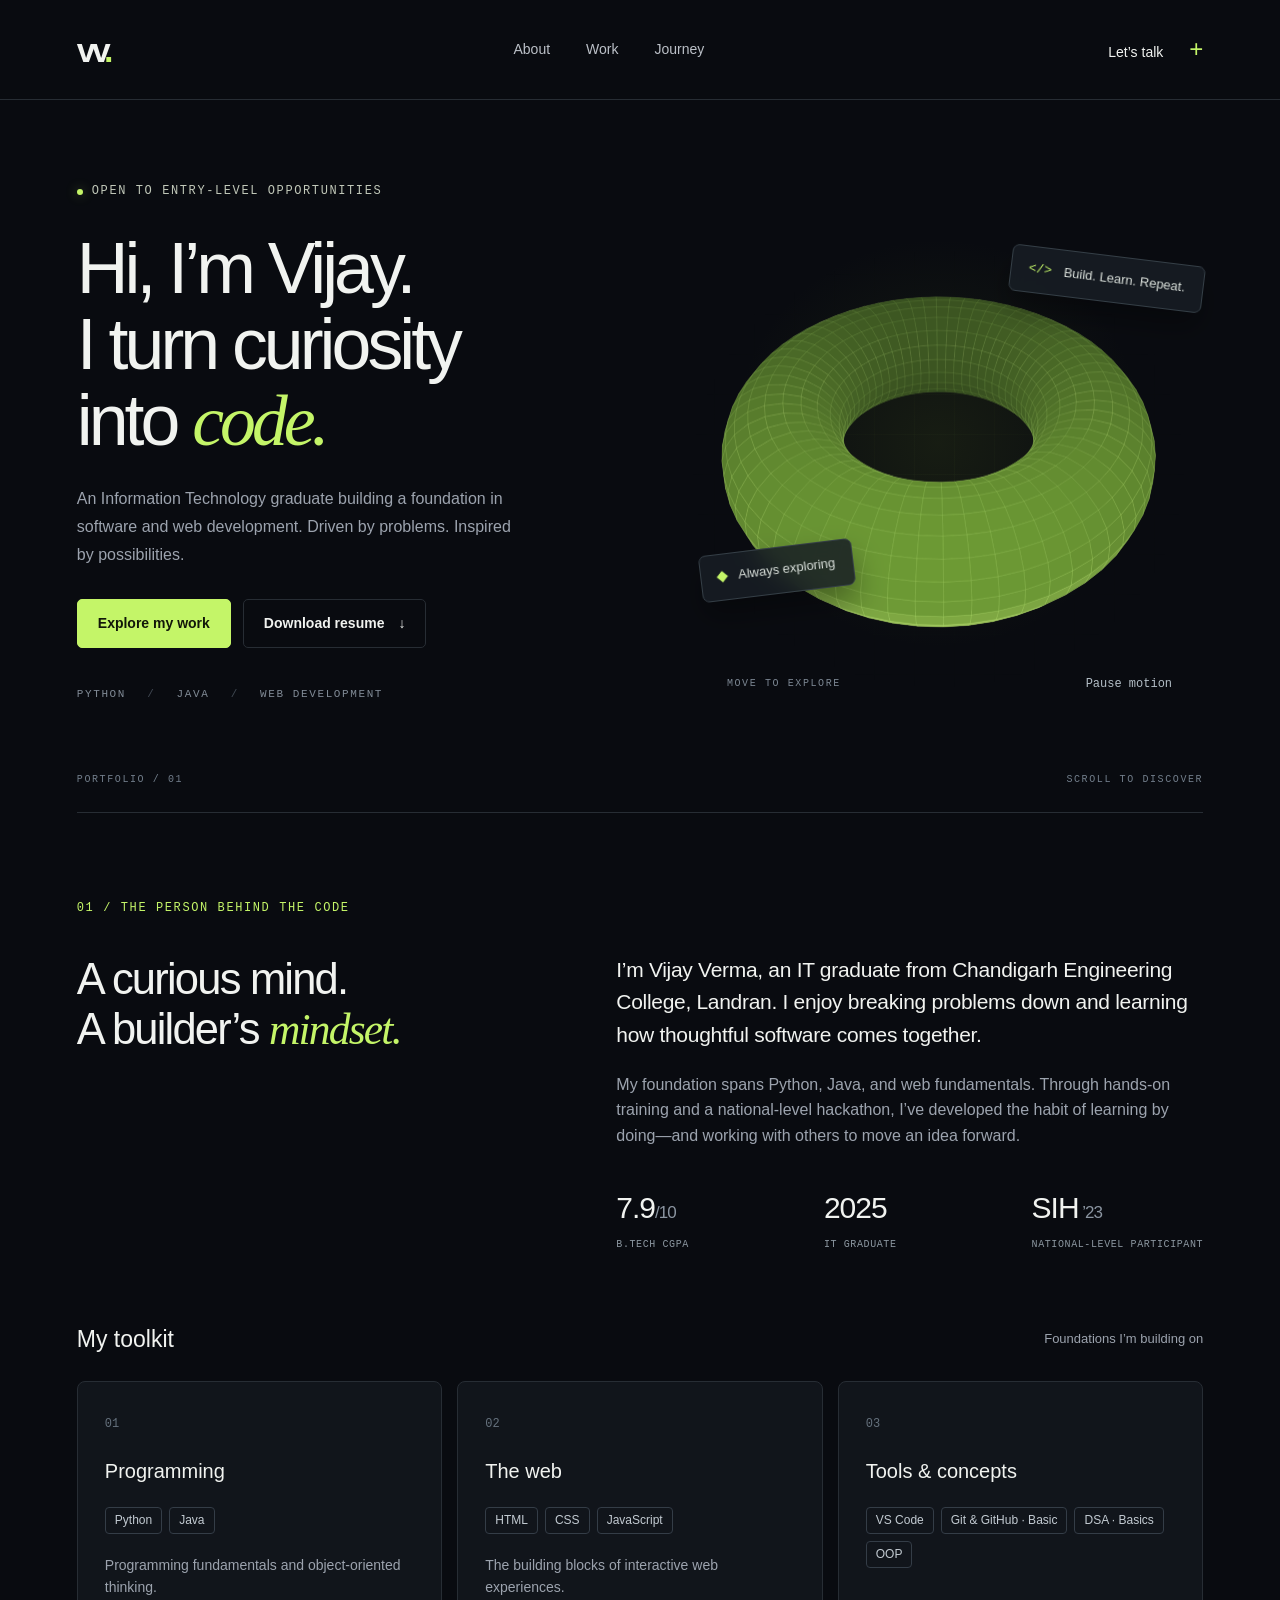
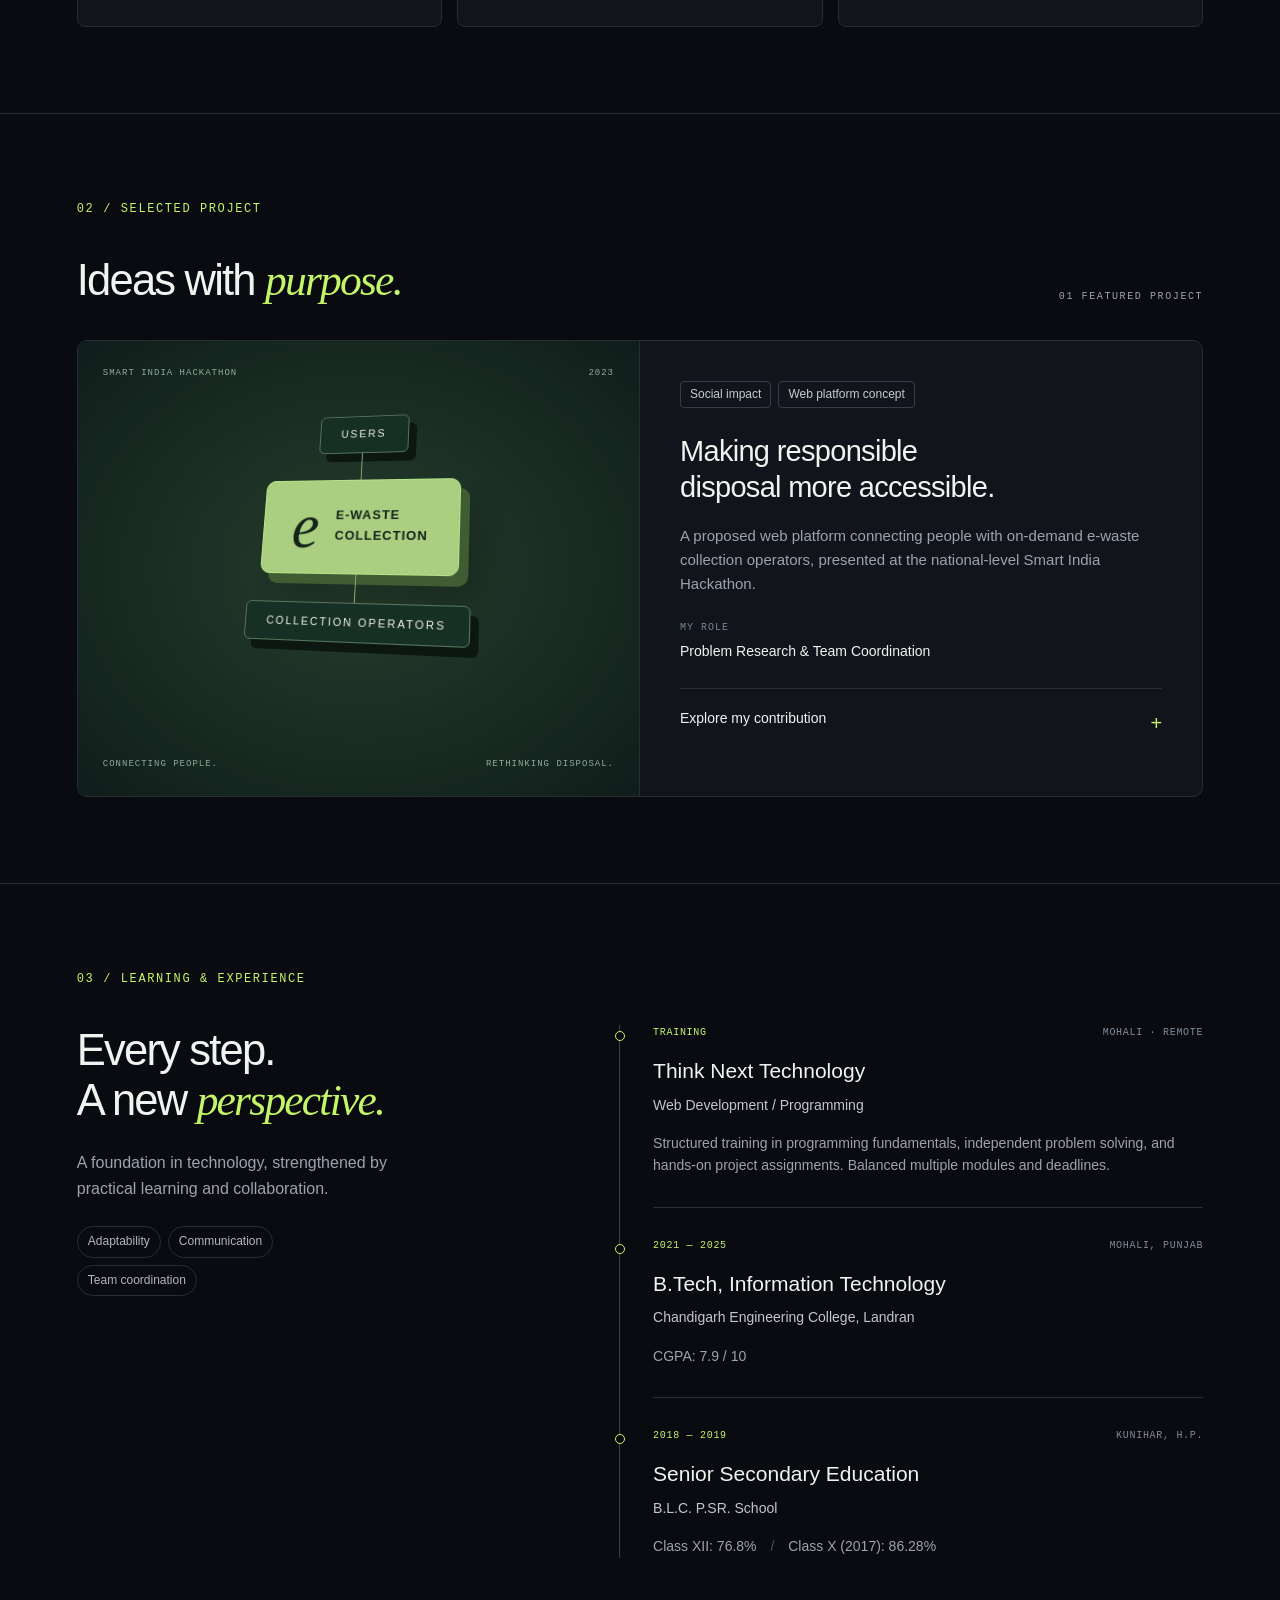
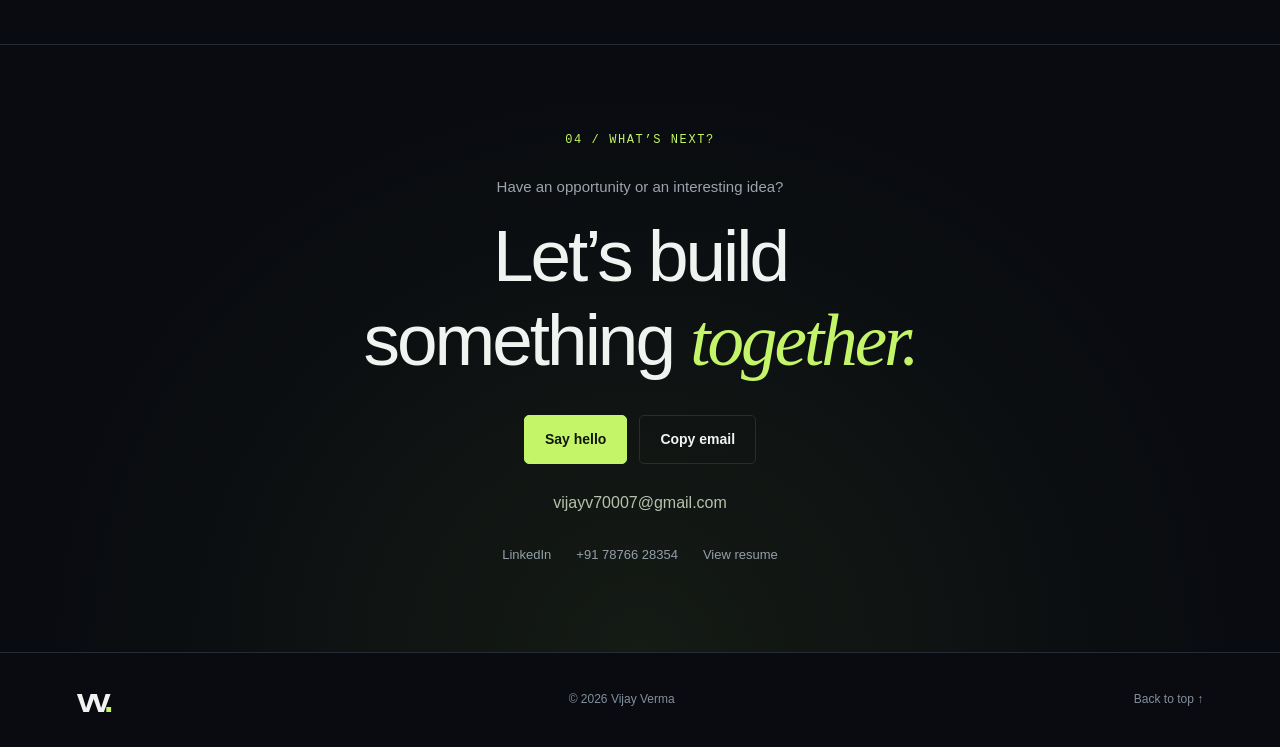
<file: resume.html>
<!doctype html>
<html lang="en"><head><meta charset="utf-8"><meta name="viewport" content="width=device-width, initial-scale=1"><meta name="theme-color" content="#090b10"><title>Vijay Verma — Software & Web Developer</title><meta name="description" content="Vijay Verma, an Information Technology graduate exploring software and web development with Python, Java, and the web."><link rel="icon" type="image/svg+xml" href="data:image/svg+xml,%3Csvg xmlns='http://www.w3.org/2000/svg' viewBox='0 0 64 64'%3E%3Crect width='64' height='64' rx='16' fill='%23090b10'/%3E%3Cpath d='m13 18 12 29 12-29m-5 0 11 29 10-29' fill='none' stroke='%23c4f568' stroke-width='5'/%3E%3C/svg%3E"><link rel="stylesheet" href="style.css"><script src="app.js" defer></script></head>
<body><a class="skip" href="#main">Skip to content</a><header><a class="brand" href="#" aria-label="Vijay Verma home">vv<span>.</span></a><nav aria-label="Main navigation"><a href="#about">About</a><a href="#work">Work</a><a href="#journey">Journey</a></nav><a class="nav-contact" href="#contact">Let’s talk <span class="small-plus">+</span></a></header>
<main id="main"><section class="hero" aria-labelledby="hero-title"><div class="hero-copy"><p class="eyebrow"><span class="status-dot"></span> OPEN TO ENTRY-LEVEL OPPORTUNITIES</p><h1 id="hero-title">Hi, I’m Vijay.<br>I turn curiosity<br>into <em>code.</em></h1><p class="intro">An Information Technology graduate building a foundation in software and web development. Driven by problems. Inspired by possibilities.</p><div class="actions"><a class="button primary" href="#work">Explore my work</a><a class="button secondary" href="Vijay-Verma-Resume.pdf" download>Download resume <span aria-hidden="true">↓</span></a></div><p class="hero-foot">PYTHON <span>/</span> JAVA <span>/</span> WEB DEVELOPMENT</p></div><div class="scene"><div class="scene-grid"></div><canvas id="orb" aria-label="Interactive rotating three-dimensional geometric sculpture"></canvas><div class="floating-label label-one"><span class="label-icon">&lt;/&gt;</span> Build. Learn. Repeat.</div><div class="floating-label label-two"><span class="tiny-square"></span> Always exploring</div><div class="scene-bottom"><span>MOVE TO EXPLORE</span><button id="motion" type="button" aria-pressed="false">Pause motion</button></div></div><div class="hero-index">PORTFOLIO / 01 <span>SCROLL TO DISCOVER</span></div></section>
<section class="about section" id="about"><div class="section-label">01 / THE PERSON BEHIND THE CODE</div><div class="about-layout"><h2>A curious mind.<br>A builder’s <em>mindset.</em></h2><div><p class="large-copy">I’m Vijay Verma, an IT graduate from Chandigarh Engineering College, Landran. I enjoy breaking problems down and learning how thoughtful software comes together.</p><p class="muted">My foundation spans Python, Java, and web fundamentals. Through hands-on training and a national-level hackathon, I’ve developed the habit of learning by doing—and working with others to move an idea forward.</p><div class="stats"><div><strong>7.9<span>/10</span></strong><span>B.TECH CGPA</span></div><div><strong>2025</strong><span>IT GRADUATE</span></div><div><strong>SIH<span> ’23</span></strong><span>NATIONAL-LEVEL PARTICIPANT</span></div></div></div></div><div class="skills-heading"><h3>My toolkit</h3><span>Foundations I’m building on</span></div><div class="skills"><article><span class="skill-no">01</span><h4>Programming</h4><div class="tags"><span>Python</span><span>Java</span></div><p>Programming fundamentals and object-oriented thinking.</p></article><article><span class="skill-no">02</span><h4>The web</h4><div class="tags"><span>HTML</span><span>CSS</span><span>JavaScript</span></div><p>The building blocks of interactive web experiences.</p></article><article><span class="skill-no">03</span><h4>Tools & concepts</h4><div class="tags"><span>VS Code</span><span>Git & GitHub · Basic</span><span>DSA · Basics</span><span>OOP</span></div></article></div></section>
<section class="section work" id="work"><div class="section-label">02 / SELECTED PROJECT</div><div class="section-title"><h2>Ideas with <em>purpose.</em></h2><span>01 FEATURED PROJECT</span></div><article class="project"><div class="project-visual"><div class="project-caption">SMART INDIA HACKATHON <span>2023</span></div><div class="flow-diagram" aria-label="Proposed platform: connect users to an e-waste collection platform and collection operators"><div class="flow-top">USERS</div><div class="flow-line"></div><div class="flow-center"><span>e</span><div>E-WASTE<br>COLLECTION</div></div><div class="flow-line"></div><div class="flow-top">COLLECTION OPERATORS</div></div><div class="project-caption bottom">CONNECTING PEOPLE. <span>RETHINKING DISPOSAL.</span></div></div><div class="project-info"><div class="tags"><span>Social impact</span><span>Web platform concept</span></div><h3>Making responsible<br>disposal more accessible.</h3><p>A proposed web platform connecting people with on-demand e-waste collection operators, presented at the national-level Smart India Hackathon.</p><dl><dt>MY ROLE</dt><dd>Problem Research & Team Coordination</dd></dl><details><summary>Explore my contribution <span>+</span></summary><ul><li>Researched health and environmental hazards to define the problem statement.</li><li>Assembled and coordinated the hackathon team.</li><li>Designed and delivered the presentation to the judging panel.</li><li>Represented the college at the national-level round.</li></ul></details></div></article></section>
<section class="section journey" id="journey"><div class="section-label">03 / LEARNING & EXPERIENCE</div><div class="journey-layout"><div><h2>Every step.<br>A new <em>perspective.</em></h2><p class="muted">A foundation in technology, strengthened by practical learning and collaboration.</p><div class="soft-skills"><span>Adaptability</span><span>Communication</span><span>Team coordination</span></div></div><div class="timeline"><article><div class="timeline-meta">TRAINING <span>MOHALI · REMOTE</span></div><h3>Think Next Technology</h3><h4>Web Development / Programming</h4><p>Structured training in programming fundamentals, independent problem solving, and hands-on project assignments. Balanced multiple modules and deadlines.</p></article><article><div class="timeline-meta">2021 — 2025 <span>MOHALI, PUNJAB</span></div><h3>B.Tech, Information Technology</h3><h4>Chandigarh Engineering College, Landran</h4><p>CGPA: 7.9 / 10</p></article><article><div class="timeline-meta">2018 — 2019 <span>KUNIHAR, H.P.</span></div><h3>Senior Secondary Education</h3><h4>B.L.C. P.SR. School</h4><p>Class XII: 76.8% <span class="education-separator">/</span> Class X (2017): 86.28%</p></article></div></div></section>
<section class="contact section" id="contact"><div class="section-label">04 / WHAT’S NEXT?</div><p class="contact-kicker">Have an opportunity or an interesting idea?</p><h2>Let’s build<br>something <em>together.</em></h2><div class="contact-actions"><a class="button primary" href="mailto:vijayv70007@gmail.com">Say hello</a><button class="button secondary" id="copy" type="button">Copy email</button><span id="copy-status" role="status" aria-live="polite"></span></div><a class="email" href="mailto:vijayv70007@gmail.com">vijayv70007@gmail.com</a><div class="contact-links"><a href="https://www.linkedin.com/in/vijay-verma2828" target="_blank" rel="noopener noreferrer">LinkedIn</a><a href="tel:+917876628354">+91 78766 28354</a><a href="Vijay-Verma-Resume.pdf" target="_blank" rel="noopener">View resume</a></div></section></main><footer><a class="brand" href="#">vv<span>.</span></a><span>© <span id="year">2026</span> Vijay Verma</span><a href="#">Back to top ↑</a></footer></body></html>
</file>
<file: style.css>
:root{--bg:#090b10;--panel:#11151b;--text:#f1f3f0;--muted:#9ca3ae;--line:#272d34;--accent:#c4f568}*{box-sizing:border-box}html{scroll-behavior:smooth;scroll-padding-top:100px}body{margin:0;background:var(--bg);color:var(--text);font-family:Arial,Helvetica,sans-serif;font-size:16px;line-height:1.6}a{color:inherit;text-decoration:none}button{font:inherit;cursor:pointer}a,button,summary{-webkit-tap-highlight-color:transparent}a:focus-visible,button:focus-visible,summary:focus-visible{outline:2px solid var(--accent);outline-offset:7px}.skip{position:fixed;left:10px;top:-80px;padding:12px;background:var(--accent);color:var(--bg);z-index:20}.skip:focus{top:10px}header{height:100px;max-width:1380px;margin:auto;padding:0 6%;display:flex;align-items:center;justify-content:space-between;border-bottom:1px solid var(--line)}.brand{font-size:34px;font-weight:800;letter-spacing:-4px;line-height:1}.brand span{color:var(--accent)}nav{display:flex;gap:36px;font-size:14px;color:#bcc1c8}nav a:hover,.contact-links a:hover{color:var(--accent)}.nav-contact{font-size:14px}.small-plus{margin-left:22px;font-size:24px;color:var(--accent)}main,footer{max-width:1380px;margin:auto}.hero{padding:82px 6% 0;position:relative;display:grid;grid-template-columns:1.1fr 1fr;gap:15px;overflow:hidden}.eyebrow,.section-label,.hero-foot,.hero-index,.scene-bottom,.project-caption,.timeline-meta,.stats>div>span,.section-title>span{font-size:12px;letter-spacing:1.6px;font-family:monospace;font-weight:500}.eyebrow{display:flex;align-items:center;gap:9px;color:#c1c8b9;margin:0 0 29px}.status-dot{display:inline-block;width:6px;height:6px;border-radius:50%;background:var(--accent);box-shadow:0 0 12px #c4f56866}h1{font-size:clamp(50px,5.6vw,80px);line-height:1.06;letter-spacing:-4px;font-weight:500;margin:0 0 26px}em{font-family:Georgia,'Times New Roman',serif;font-weight:400;color:var(--accent)}.intro{max-width:450px;color:var(--muted);line-height:1.75;margin:0 0 30px}.actions{display:flex;gap:12px;flex-wrap:wrap}.button{border:1px solid var(--line);border-radius:5px;min-height:49px;padding:12px 20px;font-size:14px;font-weight:600;display:inline-flex;align-items:center;gap:14px;justify-content:center;transition:background .2s,transform .2s}.button:hover{transform:translateY(-3px)}.primary{background:var(--accent);border-color:var(--accent);color:#111609}.secondary{background:transparent;color:var(--text)}.secondary:hover{background:#1b2027}.hero-foot{color:#818b96;margin:38px 0 0;font-size:11px}.hero-foot span{padding:0 13px;color:#414953}.scene{position:relative;min-width:0;min-height:460px;align-self:stretch;isolation:isolate}.scene:before{content:'';position:absolute;inset:8%;border-radius:50%;background:radial-gradient(ellipse,#5c73202b,transparent 66%);z-index:-1}.scene-grid{position:absolute;inset:10% 0 0;background-image:linear-gradient(#9ec04b08 1px,transparent 1px),linear-gradient(90deg,#9ec04b08 1px,transparent 1px);background-size:40px 40px;mask-image:radial-gradient(ellipse,black,transparent 70%)}canvas{width:100%;height:100%;position:absolute;inset:0;touch-action:pan-y}.floating-label{position:absolute;background:#171d24d9;border:1px solid #343e46;box-shadow:0 16px 30px #0005;backdrop-filter:blur(12px);padding:12px 17px;border-radius:7px;font-size:13px;color:#dae0db;display:flex;gap:12px;align-items:center;pointer-events:none}.label-one{top:14%;right:0;transform:rotate(7deg)}.label-two{bottom:21%;left:5%;transform:rotate(-7deg)}.label-icon{color:var(--accent);font-family:monospace}.tiny-square{height:8px;width:8px;background:var(--accent);transform:rotate(45deg)}.scene-bottom{position:absolute;bottom:0;left:10%;right:4%;display:flex;align-items:center;justify-content:space-between;color:#7c8793;font-size:10px}.scene-bottom button{background:none;border:0;color:#b4bfc7;font-size:12px;padding:10px}.hero-index{grid-column:1/-1;border-bottom:1px solid var(--line);display:flex;justify-content:space-between;color:#727e8b;padding:53px 0 24px;font-size:10px}.section{padding:86px 6%;border-bottom:1px solid var(--line)}.section-label{color:var(--accent);margin-bottom:36px}h2{font-size:clamp(33px,3.4vw,48px);line-height:1.15;letter-spacing:-1.8px;font-weight:500;margin:0}h3,h4,p{margin-top:0}.about-layout{display:grid;grid-template-columns:1fr 1.25fr;gap:70px}.large-copy{font-size:21px;line-height:1.55;letter-spacing:-.3px;margin-bottom:20px}.muted{color:var(--muted)}.stats{display:flex;justify-content:space-between;gap:20px;margin-top:36px}.stats>div{display:flex;flex-direction:column}.stats strong{font-size:30px;font-weight:500;letter-spacing:-1px}.stats strong span{font-size:17px;color:#8b95a1}.stats>div>span{font-size:10px;color:#8c97a0;margin-top:5px;letter-spacing:.6px}.skills-heading{display:flex;justify-content:space-between;align-items:center;margin:68px 0 23px}.skills-heading h3{font-size:23px;font-weight:500;margin:0}.skills-heading>span{font-size:13px;color:var(--muted)}.skills{display:grid;grid-template-columns:repeat(3,1fr);gap:15px}.skills article{padding:27px;background:var(--panel);border:1px solid var(--line);border-radius:8px;transition:transform .25s,border-color .25s;transform-style:preserve-3d}.skills article:hover{border-color:#6b853c}.skill-no{font-size:12px;font-family:monospace;color:#65717d}.skills h4{font-size:20px;font-weight:500;margin:20px 0}.tags{display:flex;flex-wrap:wrap;gap:7px}.tags span{font-size:12px;border:1px solid #343d47;border-radius:4px;padding:3px 9px;color:#c3cbd2}.skills p{font-size:14px;color:var(--muted);margin:20px 0 0}.section-title{display:flex;justify-content:space-between;align-items:flex-end;margin-bottom:35px;gap:20px}.section-title>span{font-size:10px;color:var(--muted)}.project{border:1px solid var(--line);border-radius:10px;overflow:hidden;display:grid;grid-template-columns:1fr 1fr;background:var(--panel)}.project-visual{position:relative;min-height:455px;padding:25px;background:radial-gradient(ellipse at center,#253e2c,#101d1b);border-right:1px solid var(--line)}.project-caption{display:flex;justify-content:space-between;color:#92aa9b;font-size:9px;letter-spacing:1px}.project-caption.bottom{position:absolute;bottom:25px;left:25px;right:25px}.flow-diagram{margin:30px auto 40px;display:flex;flex-direction:column;align-items:center;transform:perspective(750px) rotateY(-15deg) rotateX(12deg)}.flow-top{font-size:11px;letter-spacing:2px;padding:10px 22px;border:1px solid #58755d;background:#173026;box-shadow:8px 9px 0 #0c1712;border-radius:6px}.flow-line{height:28px;width:1px;background:#8ba672}.flow-center{display:flex;align-items:center;gap:17px;padding:15px 30px;border:1px solid #b6e387;border-radius:10px;background:#aacf80;color:#14241a;box-shadow:9px 10px 0 #405c33,18px 25px 40px #0004}.flow-center>span{font-family:Georgia,serif;font-style:italic;font-size:65px;line-height:1}.flow-center>div{font-size:13px;letter-spacing:1px;font-weight:bold}.project-info{padding:40px}.project-info h3{font-weight:500;font-size:29px;line-height:1.25;letter-spacing:-.7px;margin:25px 0 18px}.project-info p{font-size:15px;color:var(--muted)}dl{margin:26px 0}dt{font:10px monospace;letter-spacing:1px;color:#778590;margin-bottom:7px}dd{font-size:14px;margin:0}details{border-top:1px solid var(--line);padding-top:18px}summary{cursor:pointer;font-size:14px;list-style:none;display:flex;justify-content:space-between;gap:10px}summary::-webkit-details-marker{display:none}summary span{color:var(--accent);font-size:20px}details[open] summary span{transform:rotate(45deg)}details ul{padding-left:18px;color:var(--muted);font-size:14px}details li{margin-top:10px}.journey-layout{display:grid;grid-template-columns:1fr 1.25fr;gap:75px}.journey-layout>.timeline{margin-top:0}.journey-layout .muted{max-width:320px;margin:25px 0}.soft-skills{display:flex;flex-wrap:wrap;gap:7px;max-width:320px}.soft-skills span{font-size:12px;padding:5px 10px;border:1px solid var(--line);border-radius:30px;color:#aeb8c0}.timeline{border-left:1px solid #394438;padding-left:33px}.timeline article{position:relative;padding-bottom:30px;margin-bottom:30px;border-bottom:1px solid var(--line)}.timeline article:last-child{border:0;margin:0;padding:0}.timeline article:before{content:'';position:absolute;left:-38px;top:6px;width:8px;height:8px;border:1px solid var(--accent);background:var(--bg);border-radius:50%}.timeline-meta{font-size:10px;color:var(--accent);display:flex;justify-content:space-between;gap:10px;letter-spacing:.7px;margin-bottom:13px}.timeline-meta span{color:#7f8c99}.timeline h3{font-size:21px;font-weight:500;margin-bottom:6px}.timeline h4{font-size:14px;font-weight:400;color:#c1c7cc;margin-bottom:16px}.timeline p{font-size:14px;color:var(--muted);margin-bottom:0}.education-separator{padding:0 10px;color:#49535e}.contact{position:relative;text-align:center;background:radial-gradient(ellipse at bottom,#26321b66,transparent 65%)}.contact .section-label{margin-bottom:25px}.contact-kicker{color:var(--muted);font-size:15px}.contact h2{font-size:clamp(43px,5.7vw,76px);letter-spacing:-3px}.contact-actions{display:flex;justify-content:center;flex-wrap:wrap;gap:12px;margin-top:32px}.email{display:inline-block;margin-top:26px;color:#b7c1ac;font-size:16px}.contact-links{display:flex;gap:25px;justify-content:center;flex-wrap:wrap;margin-top:30px;font-size:13px;color:#949faa}#copy-status{flex-basis:100%;font-size:13px;color:var(--accent)}#copy-status:empty{display:none}footer{padding:30px 6%;display:flex;align-items:center;justify-content:space-between;gap:15px}footer>span,footer>a:last-child{color:#83909b;font-size:12px}@media(min-width:1500px){body{font-size:17px}}@media(max-width:850px){header{height:80px}.hero{padding-top:55px;grid-template-columns:1.15fr 1fr}h1{font-size:54px;letter-spacing:-2.5px}.scene{min-height:410px}.floating-label{font-size:11px;padding:10px}.label-one{right:-5px;top:20%}.label-two{left:0;bottom:23%}.scene-bottom{left:0;right:0}.section{padding-top:65px;padding-bottom:65px}.about-layout,.journey-layout{gap:35px}.project-info{padding:25px}.project-info h3{font-size:24px}.skills article{padding:20px}.stats{gap:12px}.stats strong{font-size:25px}}@media(max-width:620px){header{padding:0 6%;height:76px}nav{gap:17px;font-size:13px}.nav-contact{font-size:12px}.small-plus{display:none}.brand{font-size:30px}.hero{display:flex;flex-direction:column;padding-top:42px;gap:0}.eyebrow{font-size:10px;letter-spacing:1px;margin-bottom:23px}h1{font-size:57px;letter-spacing:-3px}.intro{font-size:15px;max-width:360px}.button{padding:12px 16px;font-size:13px}.hero-foot{font-size:9px;letter-spacing:.7px;margin-top:25px}.hero-foot span{padding:0 8px}.scene{height:350px;min-height:350px;margin:10px -10px 0}.label-one{top:15%;right:5%}.label-two{bottom:19%;left:4%}.scene-bottom{left:7%;right:7%;bottom:2px}.hero-index{padding-top:25px;font-size:9px;width:100%}.about-layout,.journey-layout,.project{grid-template-columns:1fr;gap:28px}.section{padding:56px 6%}.section-label{font-size:10px;letter-spacing:1px;margin-bottom:26px}h2{font-size:38px}.large-copy{font-size:18px}.muted{font-size:15px}.stats strong{font-size:26px}.stats>div>span{font-size:9px;letter-spacing:0}.skills-heading{margin-top:42px;align-items:flex-start;gap:15px}.skills-heading>span{font-size:12px;max-width:125px;text-align:right}.skills{grid-template-columns:1fr}.skills article{padding:23px;position:relative}.skill-no{float:right}.skills h4{margin-top:0}.section-title{align-items:flex-start;flex-direction:column;gap:15px}.project{gap:0}.project-visual{min-height:380px;border-right:0;border-bottom:1px solid var(--line)}.project-info{padding:28px}.project-info h3{font-size:28px}.journey-layout .muted{max-width:none}.timeline{margin-top:15px!important;padding-left:23px}.timeline article:before{left:-28px}.timeline-meta{font-size:9px}.contact h2{font-size:48px;letter-spacing:-2px}.contact-links{gap:17px;font-size:12px}footer{flex-wrap:wrap}footer>span{font-size:11px}}@media(prefers-reduced-motion:reduce){html{scroll-behavior:auto}*,*:before,*:after{transition:none!important}}
</file>
